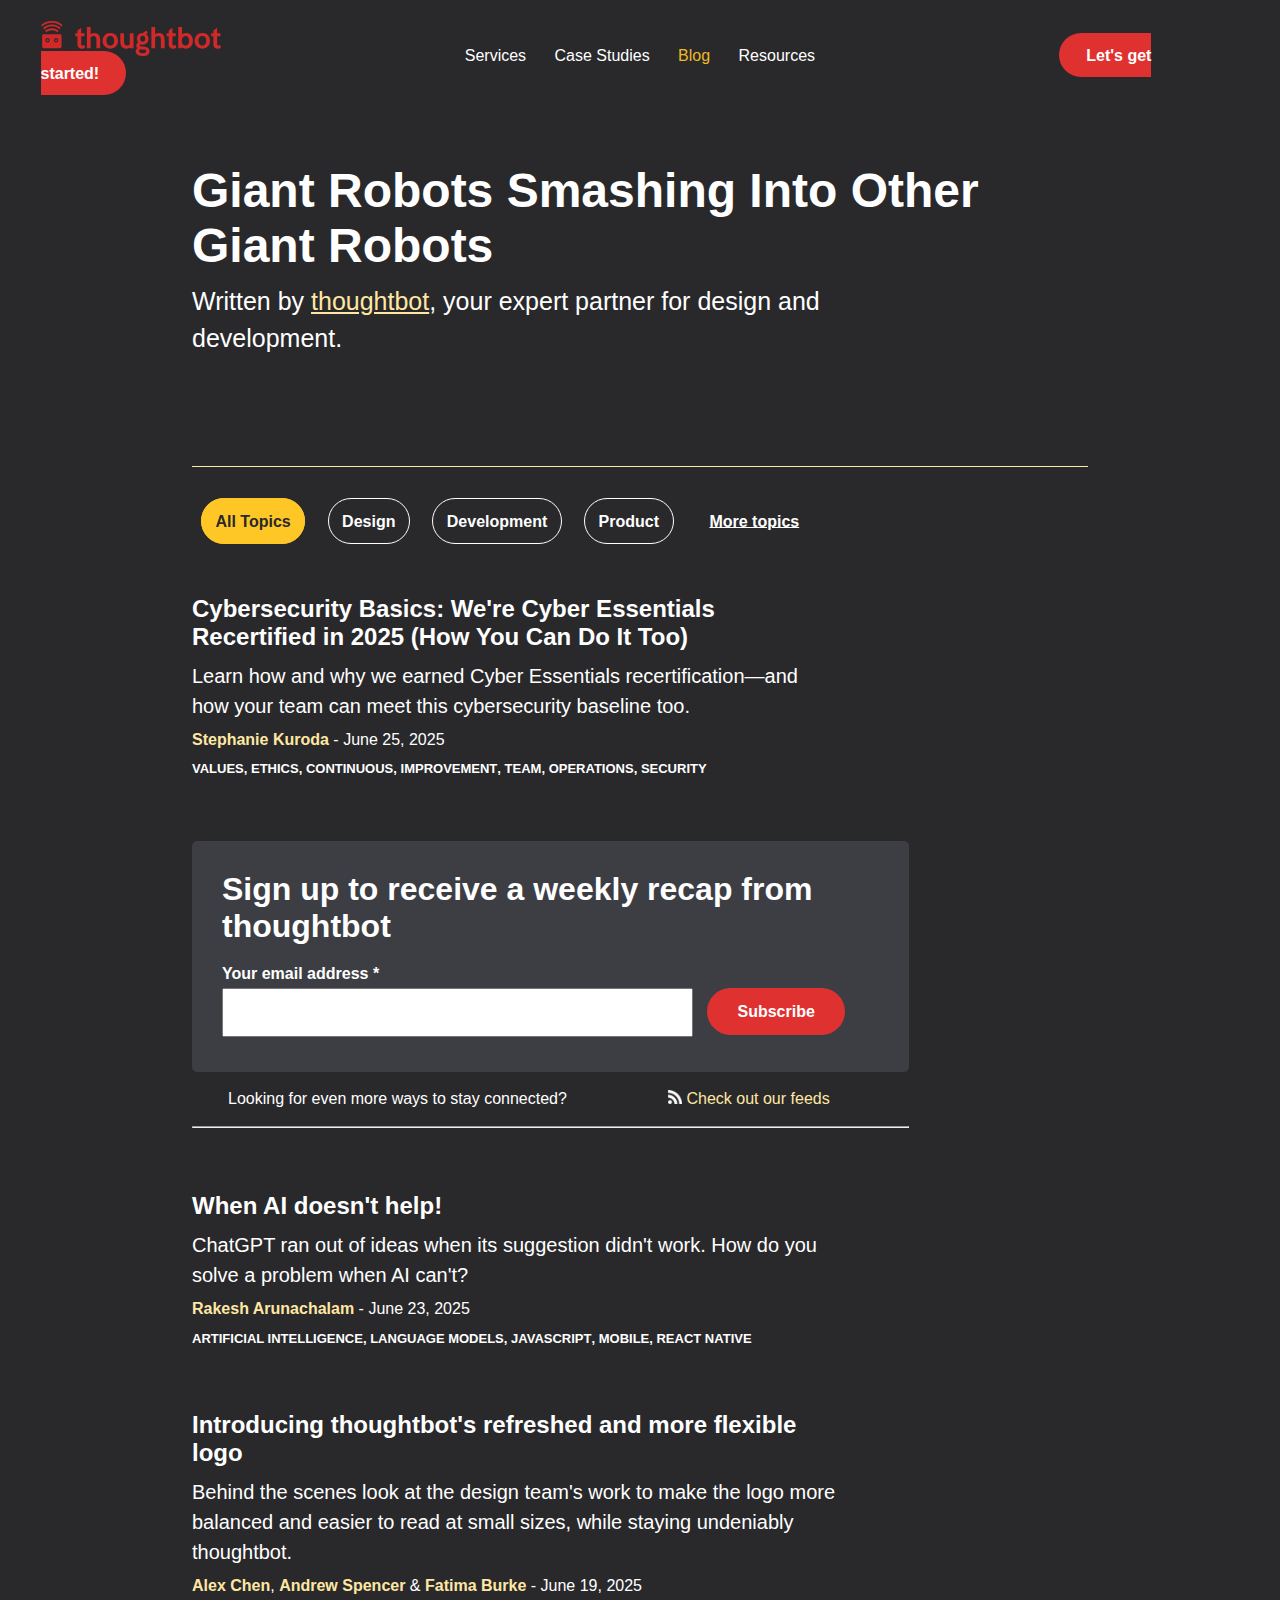
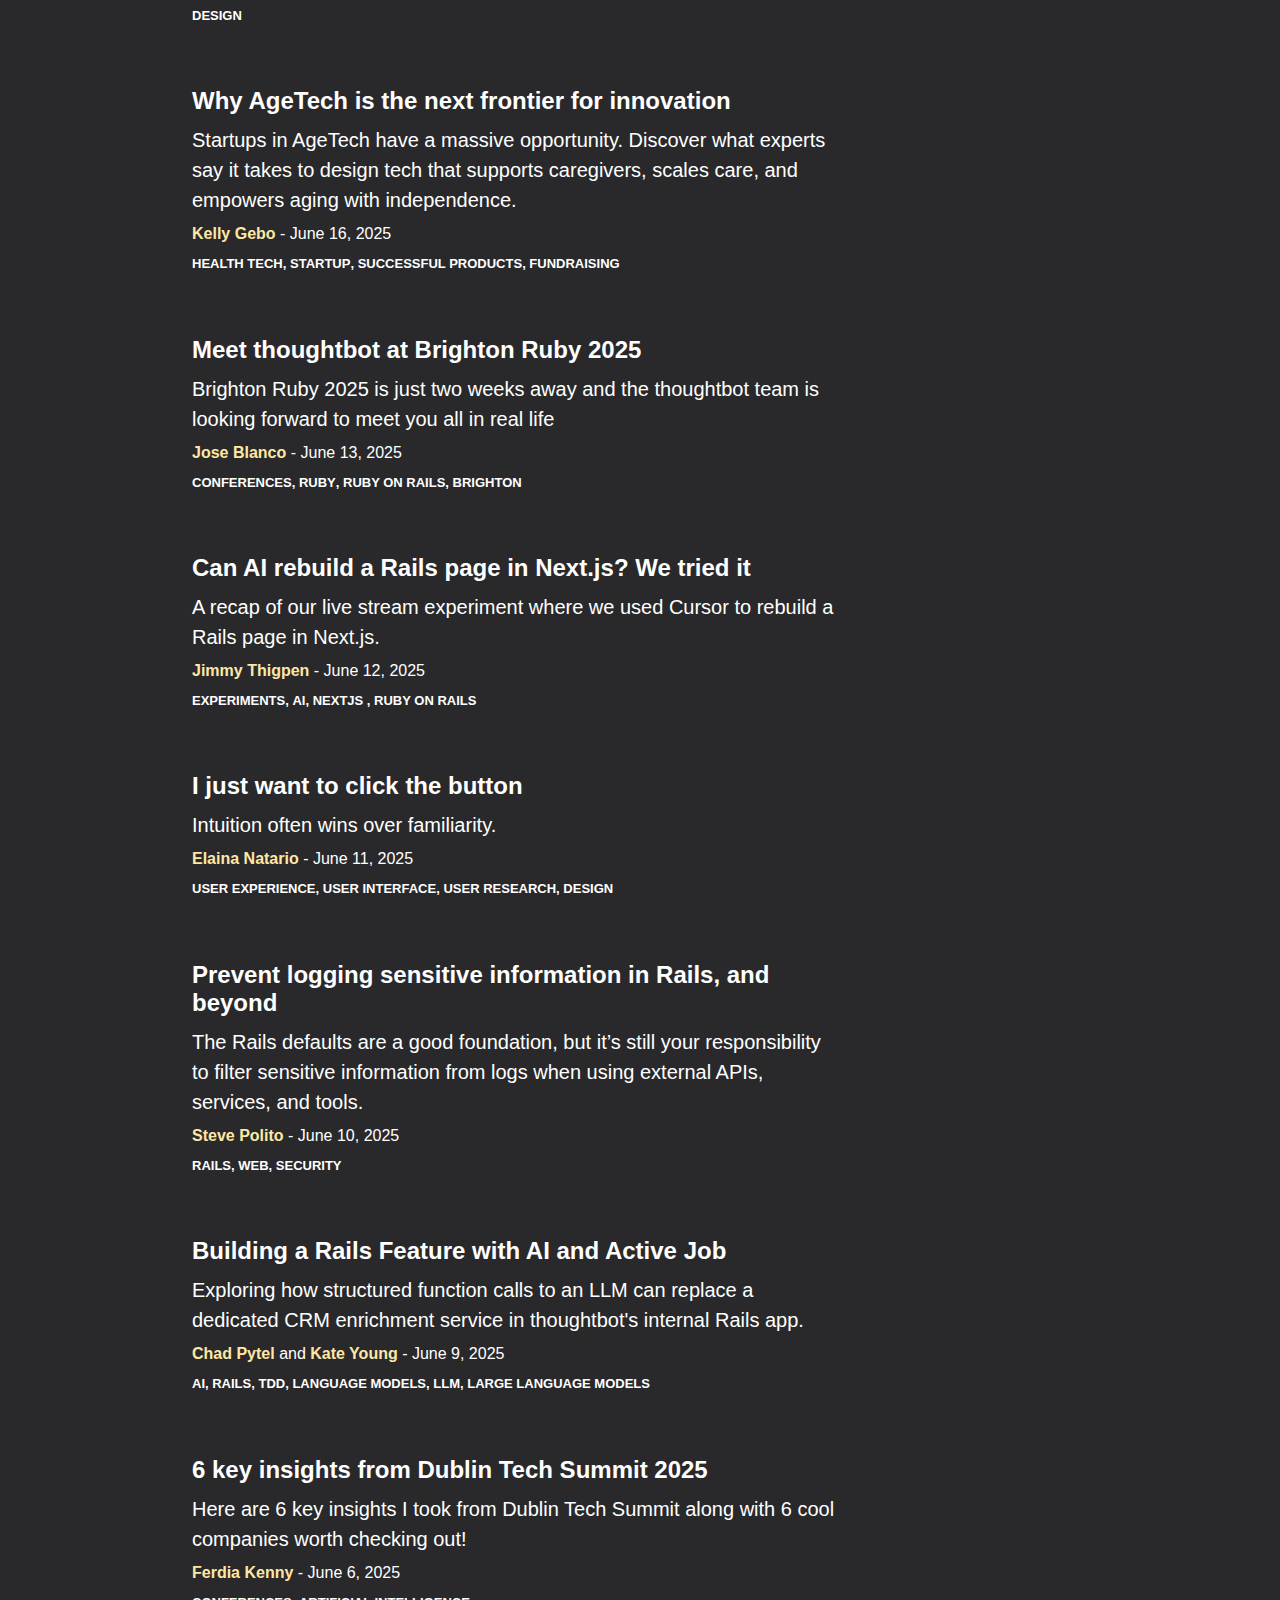
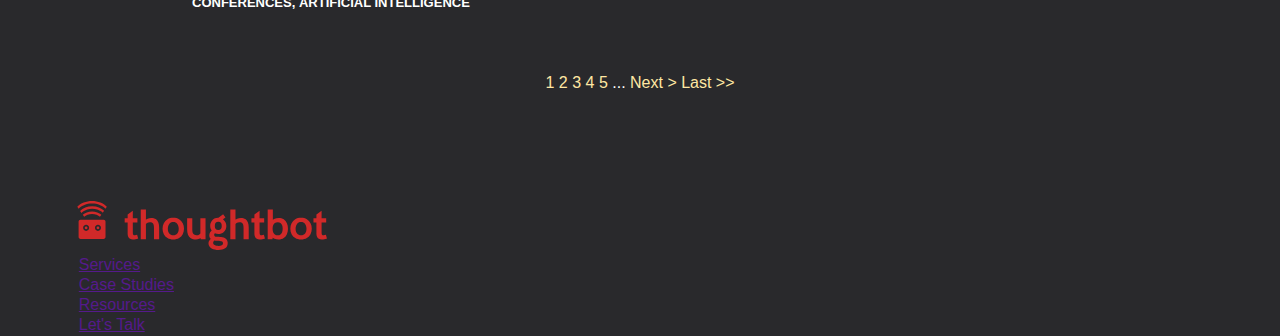
<file: index.html>
<!DOCTYPE html>
<html lang="en">

<head>
    <meta charset="UTF-8">
    <meta name="viewport" content="width=device-width, initial-scale=1.0">
    <title>Fakebot</title>
    <link rel="stylesheet" href="style.css">
</head>

<body>
    <header id="header">
        <span id="thoughtlogospan">
            <img src="./img/thoughtlogo.svg" alt="thoughtlogo" id="thoughtlogo">
        </span>
        <span id="headermid">
            <span class="headermideach">
                <a href="" class="headermideach">Services</a>
            </span>
            <span class="headermideach">
                <a href="" class="headermideach">Case Studies</a>
            </span>
            <span class="headermideach">
                <a href="" class="headermidblog">Blog</a>
            </span>
            <span class="headermideach">
                <a href="" class="headermideach">Resources</a>
            </span>
        </span>
        <span class="headerbutton">
            <a href="" id="headerbutton">Let's get started!</a>
        </span>
    </header>

    <main id="main">
        <div id="maindiv">
            <h1 class="site-title">Giant Robots Smashing Into Other Giant Robots</h1>
            <p class="site-author">
                Written by <a href="" class="site-author">thoughtbot</a>, your expert partner for design and
                development.
            </p>
        </div>
        <div class="main-content">
            <span class="button-list">
                <a href="" class="all-topics">All Topics</a>
                <a href="" class="topic-button">Design</a>
                <a href="" class="topic-button">Development</a>
                <a href="" class="topic-button">Product</a>
                <a href="" class="more-topics">More topics</a>
            </span>
            <div class="article-list-div">
                <ul class="article-list">
                    <li class="article-list"><!-- Article 1 -->
                        <div class="article-list-item">
                            <a href="" class="article-header-link">
                                <h2 class="article-header-link">
                                    Cybersecurity Basics: We're Cyber Essentials Recertified in 2025 (How You Can Do It
                                    Too)
                                </h2>
                            </a>
                            <p class="article-subtext">
                                Learn how and why we earned Cyber Essentials recertification—and how your team can meet
                                this
                                cybersecurity baseline too.
                            </p>
                            <a href="" class="author">Stephanie Kuroda</a> - <time datetime="2025-06-25T00:00:00+00:00">
                                June 25, 2025</time>
                            <p class="article-tags">
                                <a href="" class="article-tag">Values</a>, <a href="" class="article-tag">Ethics</a>, <a
                                    href="" class="article-tag">Continuous</a>, <a href=""
                                    class="article-tag">Improvement</a>, <a href="" class="article-tag">Team</a>, <a
                                    href="" class="article-tag">Operations</a>, <a href=""
                                    class="article-tag">Security</a>
                            </p>
                        </div>
                    </li>
                    <div class="newsletter">
                        <h1>Sign up to receive a weekly recap from thoughtbot</h1>
                        <p class="newsletter">Your email address *</p>
                        <input type="text" class="newsletter">
                        <a href="" class="newsletter">Subscribe</a>
                    </div>
                    <div class="feed">
                        <span class="feed">Looking for even more ways to stay connected?</span>
                        <span class="rss-logo-link">
                            <img src="./img/rss-xxl.png" alt="Feed logo" class="feed">
                            <a href="" class="feed">Check out our feeds</a>
                        </span>
                    </div>
                    <hr>
                    <li class="article-list"><!-- Article 2 -->
                        <div class="article-list-item">
                            <a href="" class="article-header-link">
                                <h2 class="article-header-link">
                                    When AI doesn't help!
                                </h2>
                            </a>
                            <p class="article-subtext">
                                ChatGPT ran out of ideas when its suggestion didn't work. How do you solve a problem
                                when AI can't?
                            </p>
                            <a href="" class="author"> Rakesh Arunachalam </a> - <time
                                datetime="2025-06-23T00:00:00+00:00">
                                June 23, 2025 </time>
                            <p class="article-tags">
                                <a href="" class="article-tag">Artificial Intelligence</a>, <a href=""
                                    class="article-tag">Language Models</a>, <a href=""
                                    class="article-tag">JavaScript</a>, <a href="" class="article-tag">Mobile</a>, <a
                                    href="" class="article-tag"> React Native</a>
                            </p>
                        </div>
                    </li>
                    <li class="article-list"><!-- Article 3 -->
                        <div class="article-list-item">
                            <a href="" class="article-header-link">
                                <h2 class="article-header-link">
                                    Introducing thoughtbot's refreshed and more flexible logo
                                </h2>
                            </a>
                            <p class="article-subtext">
                                Behind the scenes look at the design team's work to make the logo more balanced and
                                easier to read at small sizes, while staying undeniably thoughtbot.
                            </p>
                            <a href="" class="author">Alex Chen</a>, <a href="" class="author">Andrew Spencer</a> & <a
                                href="" class="author">Fatima Burke</a> - <time datetime="2025-06-19T00:00:00+00:00">
                                June 19, 2025 </time>
                            <p class="article-tags">
                                <a href="" class="article-tag">Design</a>
                            </p>
                        </div>
                    </li>
                    <li class="article-list"><!-- Article 4 -->
                        <div class="article-list-item">
                            <a href="" class="article-header-link">
                                <h2 class="article-header-link">
                                    Why AgeTech is the next frontier for innovation
                                </h2>
                            </a>
                            <p class="article-subtext">
                                Startups in AgeTech have a massive opportunity. Discover what experts say it takes to
                                design tech that supports caregivers, scales care, and empowers aging with independence.
                            </p>
                            <a href="" class="author">Kelly Gebo</a> - <time datetime="2025-06-16T00:00:00+00:00">
                                June 16, 2025</time>
                            <p class="article-tags">
                                <a href="" class="article-tag">Health Tech</a>, <a href=""
                                    class="article-tag">Startup</a>, <a href="" class="article-tag">Successful
                                    Products</a>, <a href="" class="article-tag">Fundraising</a>
                            </p>
                        </div>
                    </li>
                    <li class="article-list"><!-- Article 5 -->
                        <div class="article-list-item">
                            <a href="" class="article-header-link">
                                <h2 class="article-header-link">
                                    Meet thoughtbot at Brighton Ruby 2025
                                </h2>
                            </a>
                            <p class="article-subtext">
                                Brighton Ruby 2025 is just two weeks away and the thoughtbot team is looking forward to
                                meet you all in real life
                            </p>
                            <a href="" class="author">Jose Blanco</a> - <time datetime="2025-06-25T00:00:00+00:00">
                                June 13, 2025</time>
                            <p class="article-tags">
                                <a href="" class="article-tag">Conferences</a>, <a href="" class="article-tag">Ruby</a>,
                                <a href="" class="article-tag">Ruby On Rails</a>, <a href=""
                                    class="article-tag">Brighton</a>
                            </p>
                        </div>
                    </li>
                    <li class="article-list"><!-- Article 6 -->
                        <div class="article-list-item">
                            <a href="" class="article-header-link">
                                <h2 class="article-header-link">
                                    Can AI rebuild a Rails page in Next.js? We tried it
                                </h2>
                            </a>
                            <p class="article-subtext">
                                A recap of our live stream experiment where we used Cursor to rebuild a Rails page in
                                Next.js.
                            </p>
                            <a href="" class="author"> Jimmy Thigpen</a> - <time datetime="2025-06-12T00:00:00+00:00">
                                June 12, 2025</time>
                            <p class="article-tags">
                                <a href="" class="article-tag">Experiments</a>, <a href="" class="article-tag">AI</a>,
                                <a href="" class="article-tag">NextJS </a>, <a href="" class="article-tag"> Ruby On
                                    Rails </a>
                            </p>
                        </div>
                    </li>
                    <li class="article-list"><!-- Article 7 -->
                        <div class="article-list-item">
                            <a href="" class="article-header-link">
                                <h2 class="article-header-link">
                                    I just want to click the button
                                </h2>
                            </a>
                            <p class="article-subtext">
                                Intuition often wins over familiarity.
                            </p>
                            <a href="" class="author">Elaina Natario</a> - <time datetime="2025-06-11T00:00:00+00:00">
                                June 11, 2025</time>
                            <p class="article-tags">
                                <a href="" class="article-tag">User Experience</a>, <a href="" class="article-tag">User
                                    Interface</a>, <a href="" class="article-tag">User Research</a>, <a href=""
                                    class="article-tag">Design</a>
                            </p>
                        </div>
                    </li>
                    <li class="article-list"><!-- Article 8 -->
                        <div class="article-list-item">
                            <a href="" class="article-header-link">
                                <h2 class="article-header-link">
                                    Prevent logging sensitive information in Rails, and beyond
                                </h2>
                            </a>
                            <p class="article-subtext">
                                The Rails defaults are a good foundation, but it’s still your responsibility to filter
                                sensitive information from logs when using external APIs, services, and tools.
                            </p>
                            <a href="" class="author">Steve Polito</a> - <time datetime="2025-06-10T00:00:00+00:00">
                                June 10, 2025</time>
                            <p class="article-tags">
                                <a href="" class="article-tag">Rails</a>, <a href="" class="article-tag">Web</a>, <a
                                    href="" class="article-tag">Security</a>
                            </p>
                        </div>
                    </li>
                    <li class="article-list"><!-- Article 9 -->
                        <div class="article-list-item">
                            <a href="" class="article-header-link">
                                <h2 class="article-header-link">
                                    Building a Rails Feature with AI and Active Job
                                </h2>
                            </a>
                            <p class="article-subtext">
                                Exploring how structured function calls to an LLM can replace a dedicated CRM enrichment
                                service in thoughtbot's internal Rails app.
                            </p>
                            <a href="" class="author">Chad Pytel</a> and <a href="" class="author">Kate Young</a> -
                            <time datetime="2025-06-9T00:00:00+00:00">
                                June 9, 2025</time>
                            <p class="article-tags">
                                <a href="" class="article-tag">AI</a>, <a href="" class="article-tag">Rails</a>, <a
                                    href="" class="article-tag">TDD</a>, <a href="" class="article-tag">Language
                                    Models</a>, <a href="" class="article-tag">LLM</a>, <a href=""
                                    class="article-tag">Large Language Models</a>
                            </p>
                        </div>
                    </li>
                    <li class="article-list"><!-- Article 10 -->
                        <div class="article-list-item">
                            <a href="" class="article-header-link">
                                <h2 class="article-header-link">
                                    6 key insights from Dublin Tech Summit 2025
                                </h2>
                            </a>
                            <p class="article-subtext">
                                Here are 6 key insights I took from Dublin Tech Summit along with 6 cool companies worth
                                checking out!
                            </p>
                            <a href="" class="author">Ferdia Kenny</a> - <time datetime="2025-06-6T00:00:00+00:00">
                                June 6, 2025</time>
                            <p class="article-tags">
                                <a href="" class="article-tag">Conferences</a>, <a href=""
                                    class="article-tag">Artificial Intelligence</a>
                            </p>
                        </div>
                    </li>
                </ul>
            </div>
            <p class="page-nav"><!-- Page Navigation -->
                <a href="" class="page-nav">1</a> <a href="" class="page-nav">2</a> <a href="" class="page-nav">3</a> <a
                    href="" class="page-nav">4</a> <a href="" class="page-nav">5</a> ... <a href=""
                    class="page-nav">Next ></a> <a href="" class="page-nav">Last >></a>
            </p>
        </div>
    </main>
    <footer id="footer">
        <div class="logo-links">
            <span class="logospan">
                <img src="./img/thoughtlogo.svg" alt="thoughtlogo" id="footer-logo">
            </span>
            <span class="links-span">
                <table style="border: 1;">
                    <tr class="footer-list">
                        <td><a href="" class="footer-list-link">
                                Services
                            </a></td>
                    </tr>
                    <tr class="footer-list">
                        <td><a href="" class="footer-list-link">
                                Case Studies
                            </a></td>
                    </tr>
                    <tr class="footer-list">
                        <td><a href="" class="footer-list-link">
                                Resources
                            </a></td>
                    </tr>
                    <tr class="footer-list">
                        <td><a href="" class="footer-list-link">
                                Let's Talk
                            </a></td>
                    </tr>
                </table>
            </span>
        </div>
    </footer>
</body>

</html>
</file>
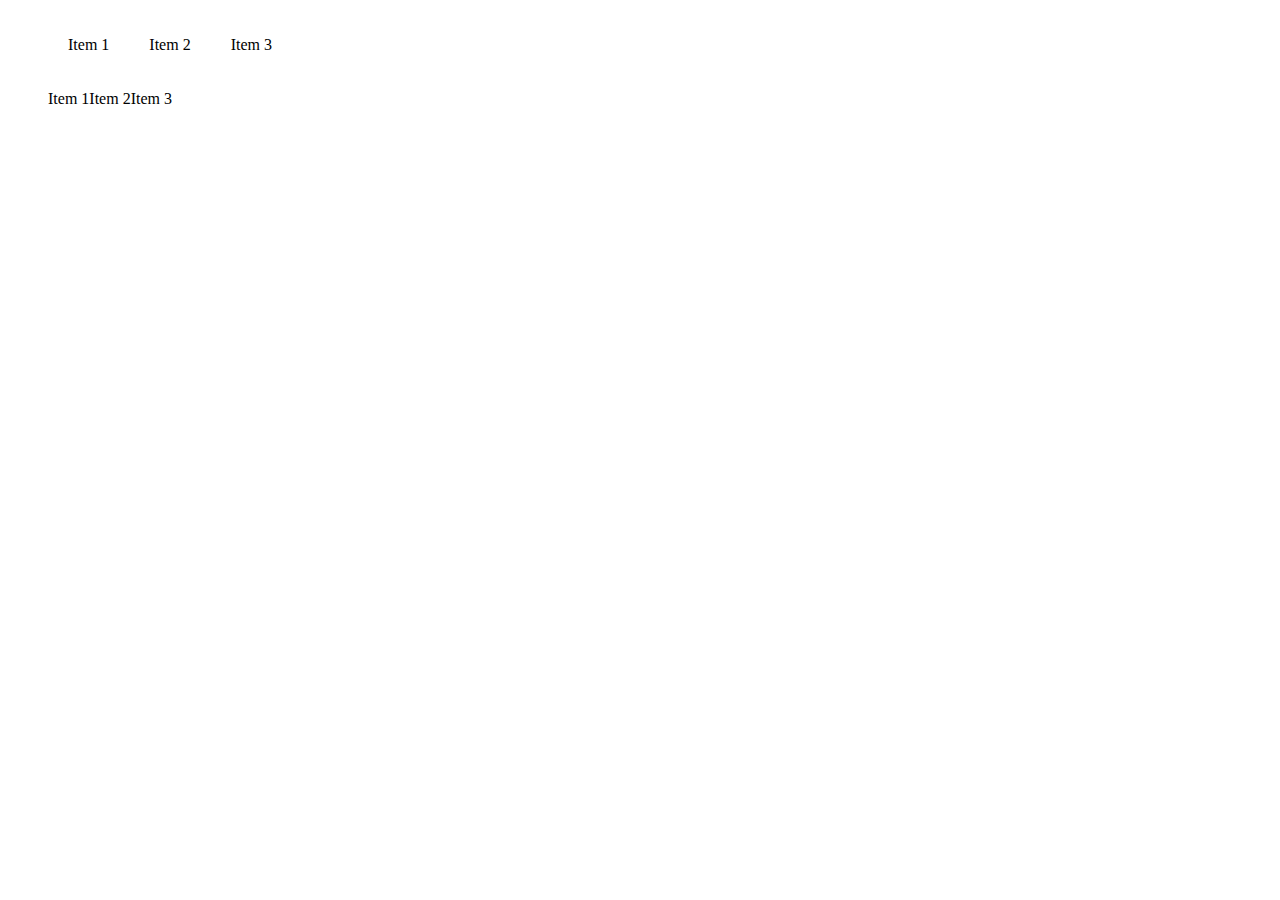
<file: alt.html>
<!DOCTYPE html>
<html lang="en">
<head>
    <meta charset="UTF-8">
    <meta name="viewport" content="width=device-width, initial-scale=1.0">
    <title>Document</title>
</head>
<body>
<ul style="display:flex; list-style: none;">
    <li style="margin: 10px; padding: 10px;">Item 1</li>
    <li style="margin: 10px; padding: 10px;">Item 2</li>
    <li style="margin: 10px; padding: 10px;">Item 3</li>
</ul>
<ul style="display: flex; list-style: none;">
    <li>Item 1</li>
    <li>Item 2</li>
    <li>Item 3</li>
</ul>
</body>
</html>
</file>
<file: style.css>
* {
    padding: 0px;
    margin: 0px;
    font-family: 'Calibre', sans-serif;
}

body {
    color: white;
    background-color: #29292c;
    font-family: 'Calibre', sans-serif;
}

#header {
    padding: 15.75px 40.5px;
    /* border: 2.5px solid dodgerblue; */
    /* position: fixed; */
    /* background-color: #29292c; */
}

#thoughtlogo {
    width: 180px;
    height: 45px;
}

#headermid {
    /* text-align: center; */
    margin: 19%;
    /* padding: 1%; */
    /* border: 2.5px solid dodgerblue; */
}

span.headermideach {
    margin: 1%;
}

a.headermideach:link,
a.headermideach:visited {
    color: white;
    text-decoration: none;
}

a.headermidblog:link,
a.headermidblog:visited {
    color: #edb925;
    text-decoration: none;
}

a.headermideach:hover {
    color: #edb925;
    text-decoration: underline #edb925 solid;
}

a.headermidblog:hover {
    color: #edb925;
    text-decoration: underline #edb925 solid;
}

#headerbutton {
    /* border: 2.5px solid crimson; */
    border-radius: 100rem;
    font-weight: bolder;
    text-decoration: none;
    color: white;
    background-color: #e03131;
    padding: 13.5px 27px;
    /* margin-right: 500px; */
}

/* Main Div */
#maindiv {
    /* border: 2.5px solid dodgerblue; */
    margin: 5% 15%;
}

h1.site-title {
    font-size: 300%;
    font-weight: 700;
    margin: 10px 0;
    width: 90%;
}

p.site-author {
    font-size: 25px;
    width: 80%;
    line-height: 150%;
    padding-bottom: 5%;
}

a.site-author:link,
a.site-author:visited {
    color: #ffe7a3;
}

a.site-author:hover {
    color: white;
}

div.main-content {
    border-top: #ffe7aa solid 1px;
    padding: 3.5% 0%;
    margin: 5% 15%;
}

/* All Topics */
span.button-list {
    margin: 1% 0%;
}

a.all-topics:link,
a.all-topics:visited {
    border: 1px solid #ffc726;
    border-radius: 100rem;
    font-weight: bolder;
    text-decoration: none;
    color: #29292c;
    background-color: #ffc726;
    padding: 13.5px 13.5px;
    margin: 1%;
}

a.all-topics:active {
    color: #29292c;
    border: 4px solid #ffc726;
    padding: 15px 15px;
}

a.all-topics:hover {
    border: 1px solid #ffc726;
    border-radius: 100rem;
    font-weight: bolder;
    text-decoration: none;
    color: #29292c;
    background-color: #ffc726;
    padding: 13.5px 13.5px;
    margin: 1%;
}

/* Topic Button */
a.topic-button:link,
a.topic-button:visited {
    border: 1px solid white;
    border-radius: 100rem;
    font-weight: bolder;
    text-decoration: none;
    color: white;
    padding: 13.5px 13.5px;
    margin: 1%;
}

a.topic-button:hover {
    color: #ffc726;
    border: 2px solid #ffc726;
}

a.topic-button:active {
    color: #ffc726;
    border: 4px solid #ffc726;
}

/* More Topic */
a.more-topics:link,
a.more-topics:visited {
    font-weight: bolder;
    text-decoration: underline white solid;
    color: white;
    padding: 13.5px 13.5px;
    margin: 1%;
}

a.more-topics:hover {
    color: #ffc726;
    text-decoration: underline #ffc726 solid;
}

a.more-topics:active {
    color: white;
    border: 2px solid white;
}

/* Article List */
div.article-list-div {
    margin: 5% 0%;
    width: 80%;
    /* border: 2.5px solid dodgerblue; */
}

ul.article-list {
    list-style-type: none;
}

li.article-list {
    padding-right: 10%;
}

div.article-list-item {
    margin: 10% 0;
}

/*Header*/
h2.article-header-link {
    font-weight: 900;
    margin-bottom: 10px;
}

a.article-header-link:link,
a.article-header-link:visited {
    text-decoration: none;
    color: white;
}

a.article-header-link:hover {
    color: #ffe7a3;
    text-decoration: none;
}

/*Subtext*/
p.article-subtext {
    font-size: 15pt;
    font-weight: 500;
    line-height: 150%;
    margin-bottom: 10px;
    /* padding-right: 5%; */
}

/*Author Link*/
a.author:link,
a.author:visited {
    font-weight: bold;
    text-decoration: none;
    color: #ffe7a3;
}

a.author:hover {
    color: white;
    text-decoration: none;
}

a.author:active {
    border: 2px solid white;
    padding: 7px 0;
}

/*Tag Link(s)*/
p.article-tags {
    text-transform: uppercase;
    margin: 2% 0px;
    font-size: small;
    font-weight: 900;
}

a.article-tag:link,
a.article-tag:visited {
    font-weight: bold;
    text-decoration: none;
    color: white;
}

a.article-tag:hover {
    color: #ffe7a3;
    text-decoration: none;
}

a.article-tag:active {
    border: 2px solid white;
    padding: 7px 3px;
}

/*Newsletter*/
div.newsletter {
    /* border: 2.5px solid dodgerblue; */
    border-radius: 5px;
    background-color: #3d3e44;
    padding: 30px;
}

p.newsletter {
    font-weight: 700;
    margin-top: 20px;
}

input.newsletter {
    height: 45px;
    width: 467px;
    margin: 5px 0;
}

/*Feed*/
div.feed {
    padding: 18px 36px;
}

span.rss-logo-link {
    margin-left: 15%;
    /* border: 2.5px solid dodgerblue; */
}

img.feed {
    width: 14px;
    height: 14px;
    text-align: right;
}

a.feed:link,
a.feed:visited {
    color: #ffe7a3;
    text-decoration: none;
}

a.newsletter:link,
a.newsletter:visited {
    color: white;
    text-decoration: none;
    background-color: #e03131;
    padding: 15px 30px;
    border-radius: 30px;
    font-weight: bold;
    margin: 0 10px;
}

/*Page Nav*/
p.page-nav {
    text-align: center;
}

a.page-nav:link,
a.page-nav:visited {
    color: #ffe7a3;
    text-decoration: none;
}

a.page-nav:hover {
    color: white;
}

a.page-nav:active {
    border: 2px solid white;
    padding: 3px;
}

/*Footer*/

div.logo-links {
    margin: 0 6%;
}

#footer-logo {
    width: 250px;
    height: 49px;
}
</file>
